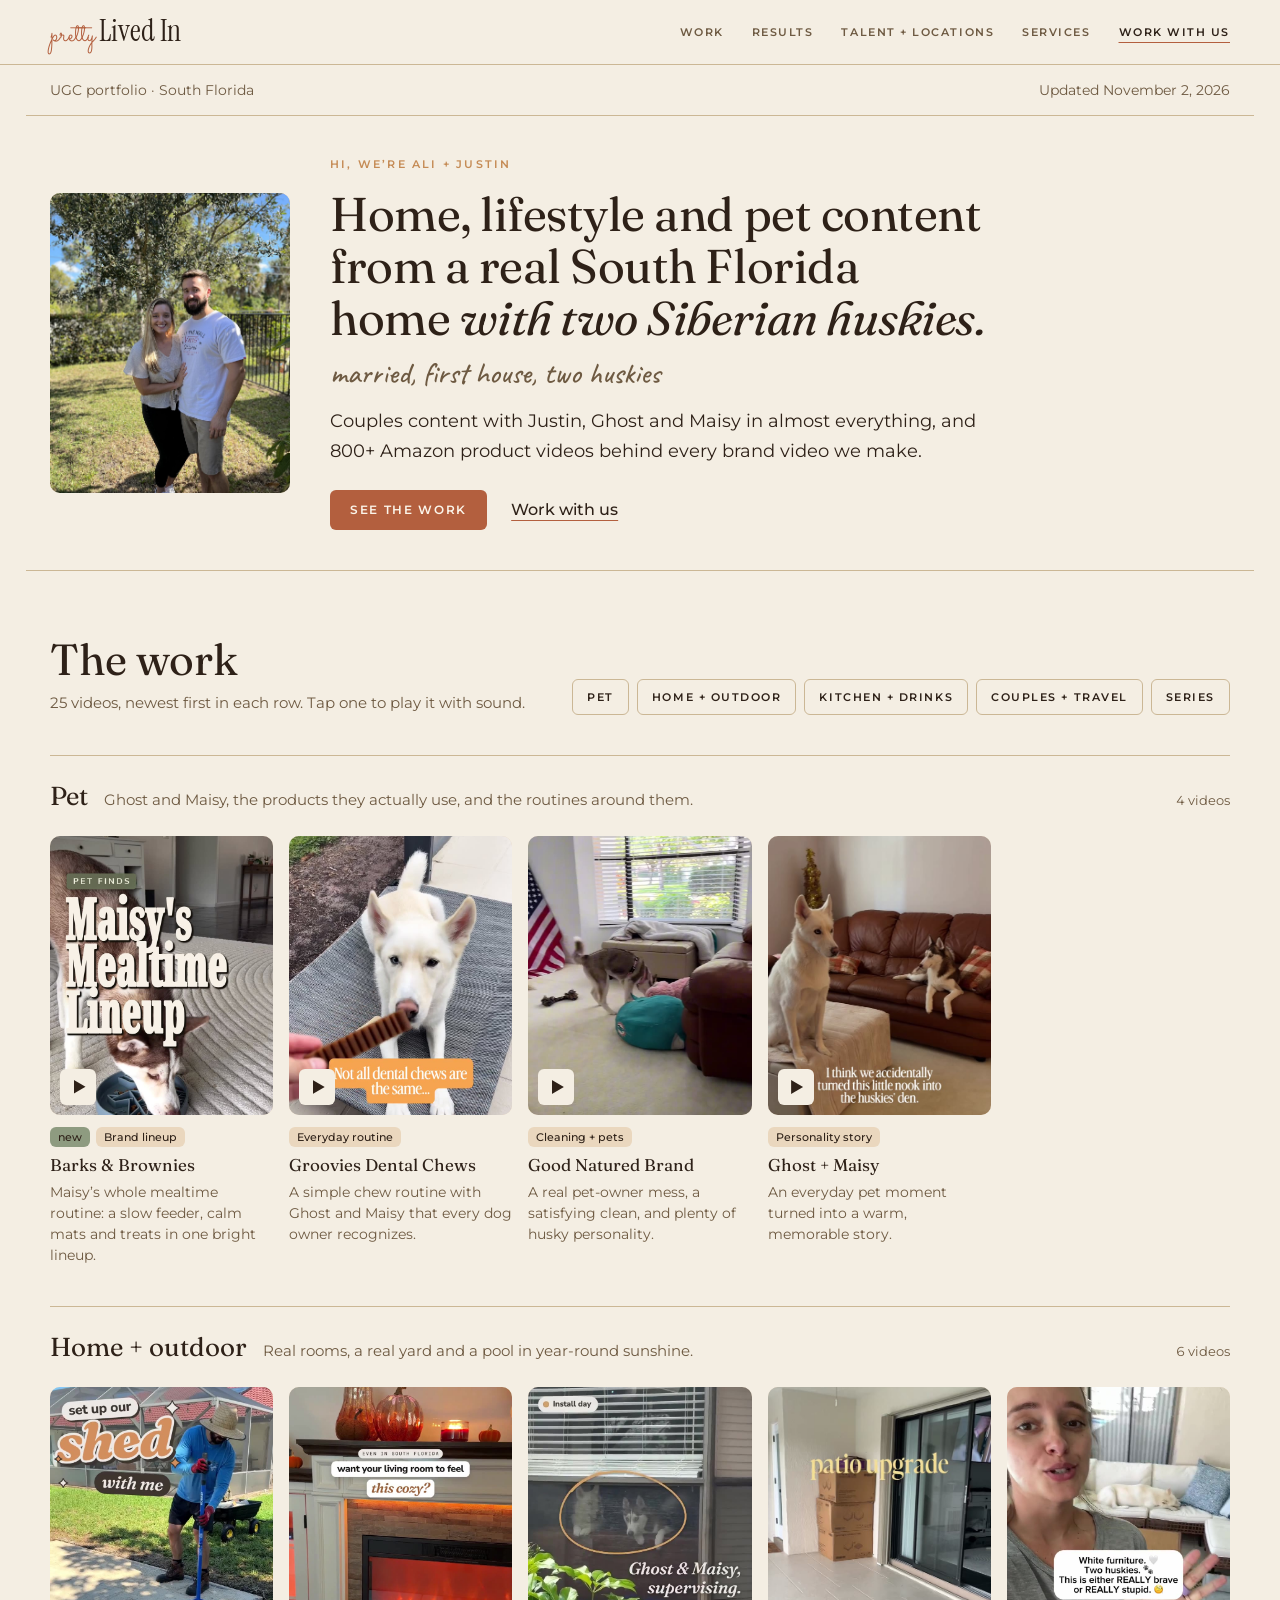
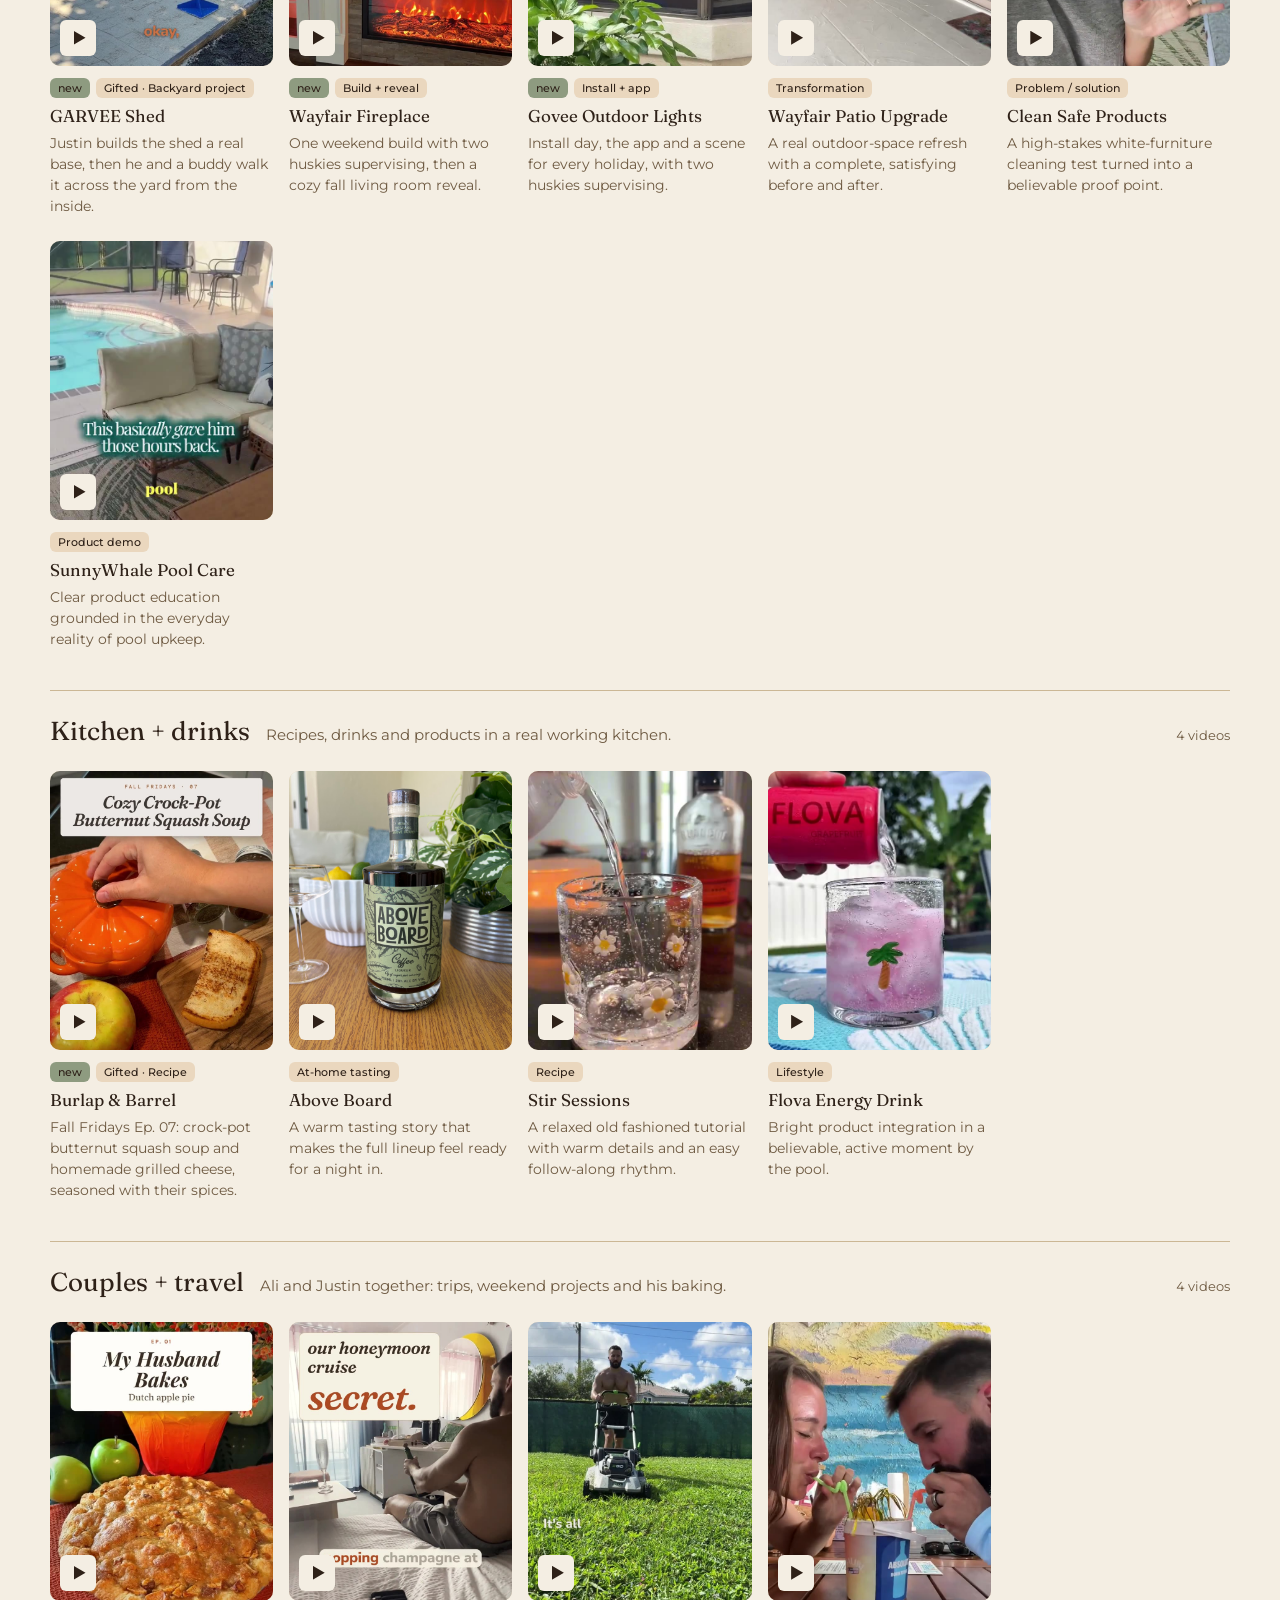
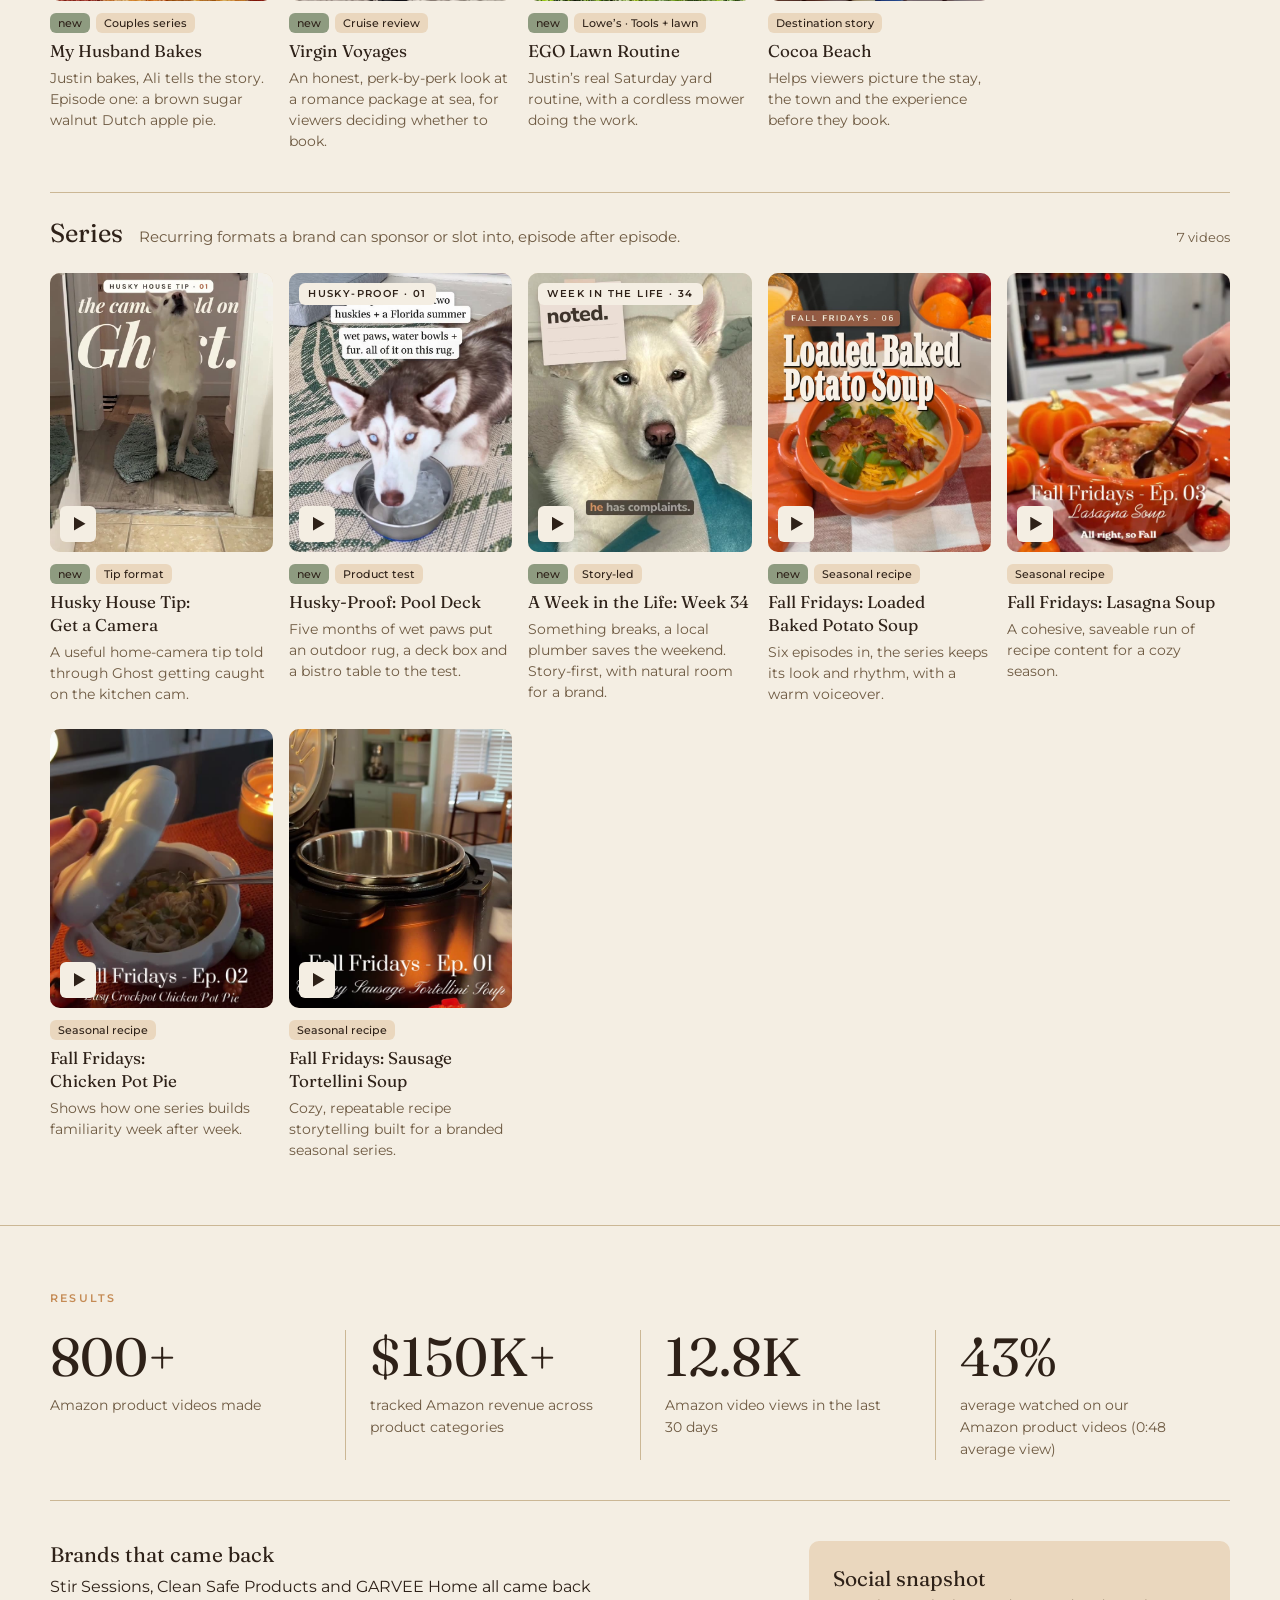
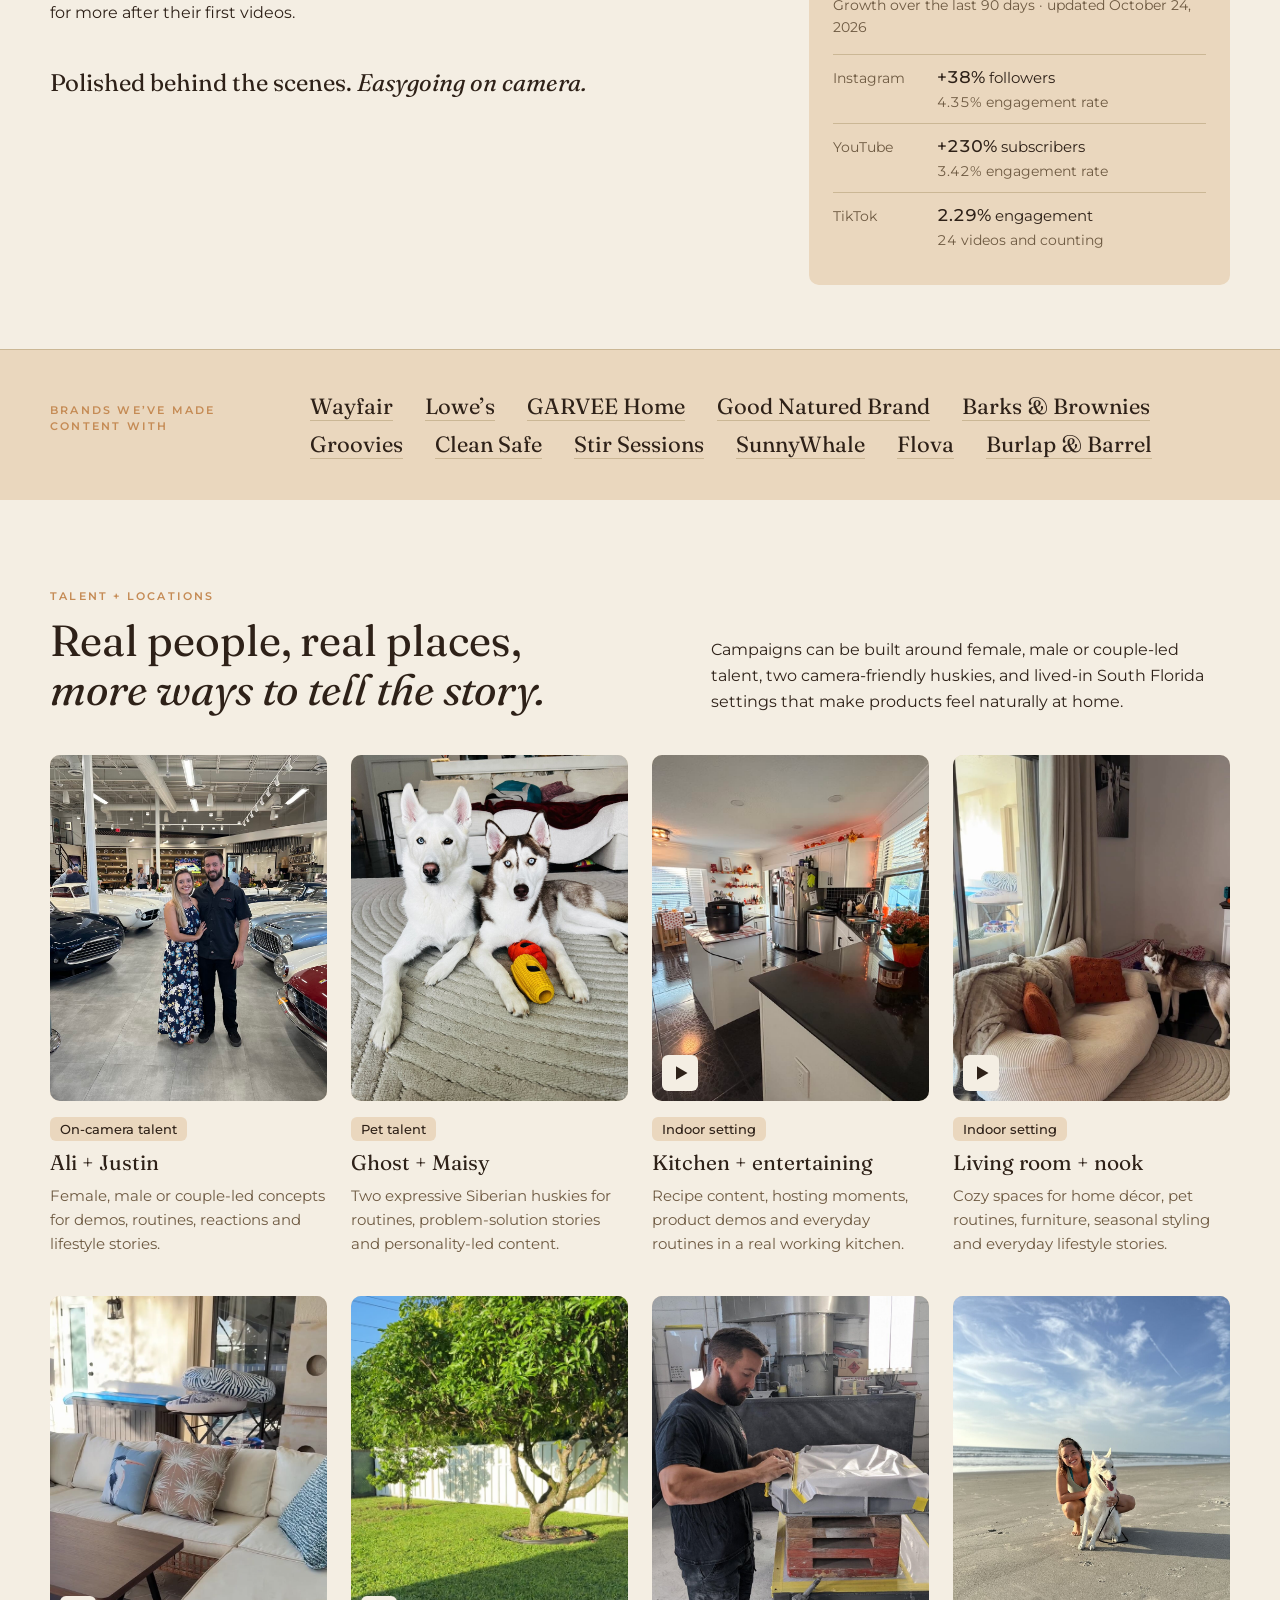
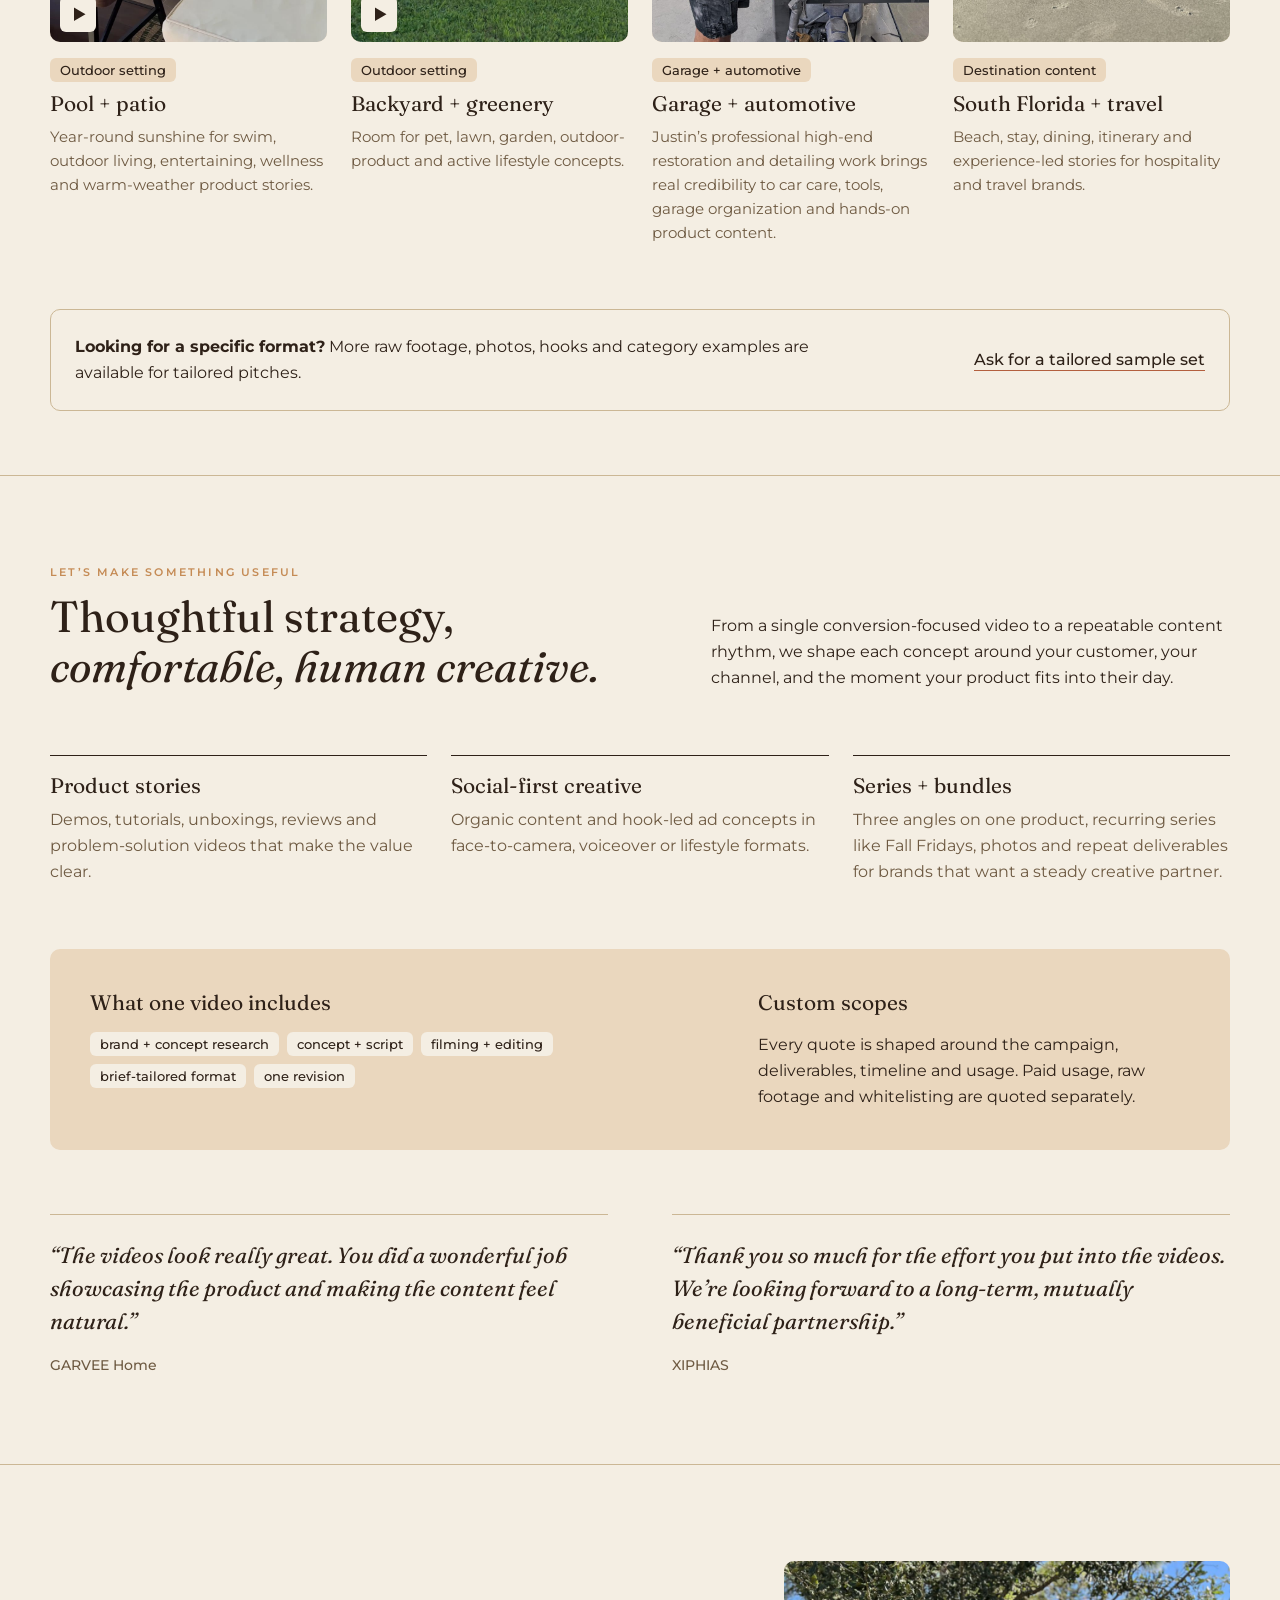
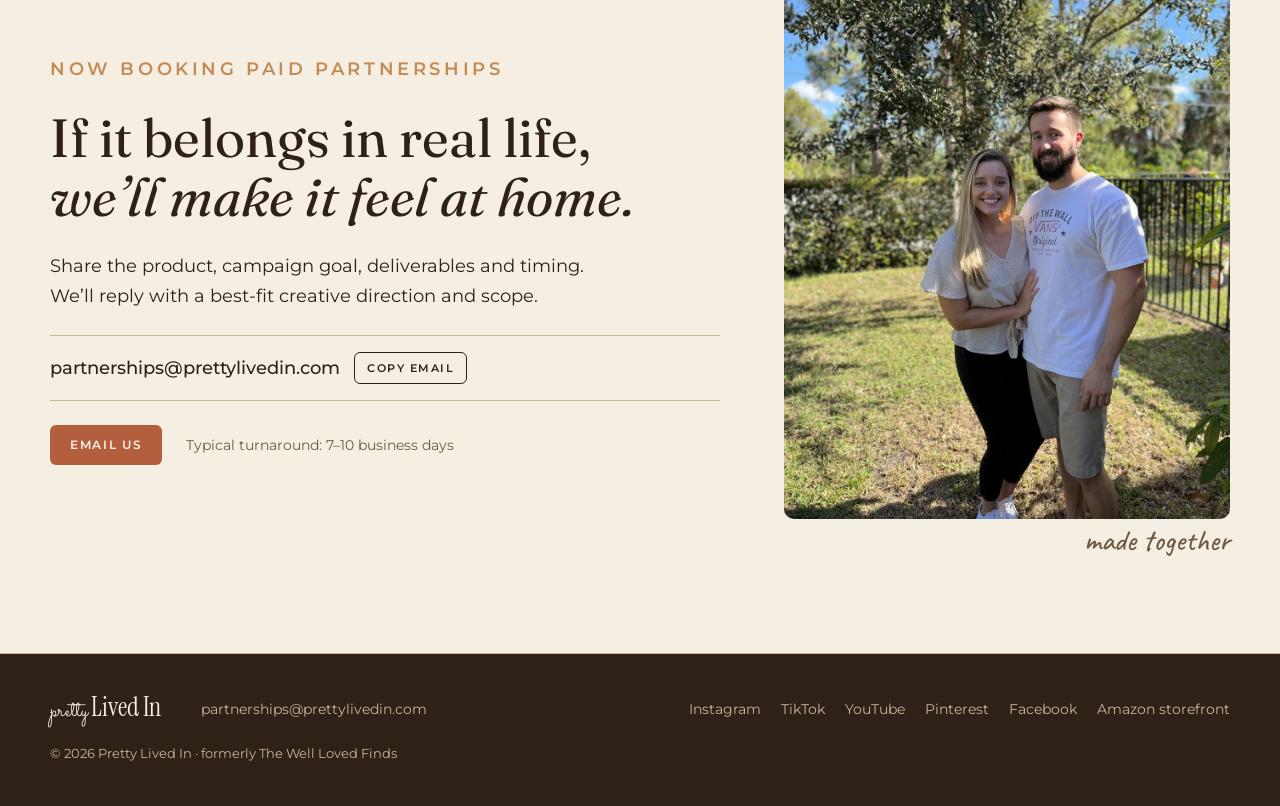
<file: index.html>
<!doctype html>
<html lang="en">
<head>
  <meta charset="utf-8">
  <meta name="viewport" content="width=device-width, initial-scale=1, viewport-fit=cover">
  <meta name="theme-color" content="#F4EEE3">
  <meta name="description" content="Home, lifestyle and pet UGC from a real South Florida home with two Siberian huskies, plus couples content with Justin. The Pretty Lived In portfolio.">
  <meta property="og:title" content="Pretty Lived In · UGC Portfolio">
  <meta property="og:description" content="Home, lifestyle and pet content from a real South Florida home with two Siberian huskies. Couples content with Justin.">
  <meta property="og:image" content="https://prettylivedin.com/assets/hero-ali-justin.jpg">
  <title>Pretty Lived In · UGC Portfolio</title>
  <link rel="icon" href="favicon-32.png" type="image/png" sizes="32x32">
  <link rel="apple-touch-icon" href="apple-touch-icon.png">
  <link rel="preconnect" href="https://fonts.googleapis.com">
  <link rel="preconnect" href="https://fonts.gstatic.com" crossorigin>
  <link rel="stylesheet" href="https://fonts.googleapis.com/css2?family=Fraunces:ital,opsz,wght@0,9..144,400;0,9..144,500;1,9..144,400&family=Montserrat:wght@400;500;600;700&family=Caveat:wght@500&family=Instrument+Serif&family=Sacramento&display=swap">
  <link rel="stylesheet" href="styles.css">
</head>
<body>
  <a class="skip-link" href="#main">Skip to content</a>

  <header class="site-header">
    <div class="wrap site-header__inner">
      <a class="wordmark" href="#top" aria-label="Pretty Lived In, back to top"><span class="wordmark__pretty">pretty</span><span class="wordmark__lived">Lived In</span></a>
      <nav class="site-nav" aria-label="Portfolio sections">
        <a href="#work">Work</a>
        <a href="#results">Results</a>
        <a href="#locations">Talent + locations</a>
        <a href="#services">Services</a>
        <a class="site-nav__cta" href="#contact">Work with us</a>
      </nav>
    </div>
  </header>

  <main id="main">
    <div class="wrap masthead" id="top">
      <span>UGC portfolio · South Florida</span>
      <span>Updated <time datetime="2026-11-02">November 2, 2026</time></span>
    </div>

    <section class="wrap intro" id="about" aria-labelledby="intro-title">
      <figure class="intro__photo">
        <img src="assets/hero-ali-justin.jpg" alt="Ali and Justin of Pretty Lived In in their backyard" width="1050" height="1400">
      </figure>
      <div class="intro__copy">
        <p class="kicker">Hi, we’re Ali + Justin</p>
        <h1 id="intro-title">Home, lifestyle and pet content from a real South Florida home <em>with two Siberian huskies.</em></h1>
        <p class="note">married, first house, two huskies</p>
        <p class="intro__lede">Couples content with Justin, Ghost and Maisy in almost everything, and 800+ Amazon product videos behind every brand video we make.</p>
        <div class="intro__actions">
          <a class="button" href="#work">See the work</a>
          <a class="text-link" href="#contact">Work with us</a>
        </div>
      </div>
    </section>

    <section class="wrap work" id="work" aria-labelledby="work-title">
      <div class="work__head">
        <div class="work__title">
          <h2 id="work-title">The work</h2>
          <p class="work__note">25 videos, newest first in each row. Tap one to play it with sound.</p>
        </div>
        <nav class="row-nav" aria-label="Jump to a category">
          <a href="#work-pets">Pet</a>
          <a href="#work-home">Home + outdoor</a>
          <a href="#work-kitchen">Kitchen + drinks</a>
          <a href="#work-couples">Couples + travel</a>
          <a href="#work-series">Series</a>
        </nav>
      </div>

      <section class="work-row" id="work-pets" aria-labelledby="row-pets">
        <div class="work-row__head">
          <h3 id="row-pets">Pet</h3>
          <p>Ghost and Maisy, the products they actually use, and the routines around them.</p>
          <span class="work-row__count">4 videos</span>
        </div>
        <div class="work-grid">
          <article class="card" data-new>
            <button class="card__media" type="button" data-video="assets/barks-and-brownies-web.mp4" data-title="Barks &amp; Brownies · Maisy’s mealtime lineup">
              <img src="assets/barks-and-brownies-poster.jpg" alt="Maisy eating from a slow feeder beside Barks and Brownies treats" width="720" height="1280" loading="lazy">
              <span class="play" aria-hidden="true"></span>
              <span class="visually-hidden">Play the Barks and Brownies sample</span>
            </button>
            <div class="card__body">
              <p class="card__meta"><span class="tag tag--new">new</span><span class="tag">Brand lineup</span></p>
              <h4>Barks &amp; Brownies</h4>
              <p>Maisy’s whole mealtime routine: a slow feeder, calm mats and treats in one bright lineup.</p>
            </div>
          </article>
          <article class="card">
            <button class="card__media" type="button" data-video="assets/groovies-web.mp4" data-title="Groovies Dental Chews">
              <img src="assets/groovies-poster.jpg" alt="Groovies dental chews styled with their packaging" width="720" height="1280" loading="lazy">
              <span class="play" aria-hidden="true"></span>
              <span class="visually-hidden">Play the Groovies Dental Chews sample</span>
            </button>
            <div class="card__body">
              <p class="card__meta"><span class="tag">Everyday routine</span></p>
              <h4>Groovies Dental Chews</h4>
              <p>A simple chew routine with Ghost and Maisy that every dog owner recognizes.</p>
            </div>
          </article>
          <article class="card">
            <button class="card__media" type="button" data-video="assets/good-natured-web.mp4" data-title="Good Natured Brand">
              <img src="assets/good-natured-poster.jpg" alt="A lived-in home cleaning story with our huskies" width="720" height="1280" loading="lazy">
              <span class="play" aria-hidden="true"></span>
              <span class="visually-hidden">Play the Good Natured Brand sample</span>
            </button>
            <div class="card__body">
              <p class="card__meta"><span class="tag">Cleaning + pets</span></p>
              <h4>Good Natured Brand</h4>
              <p>A real pet-owner mess, a satisfying clean, and plenty of husky personality.</p>
            </div>
          </article>
          <article class="card">
            <button class="card__media" type="button" data-video="assets/ghost-maisy-story-web.mp4" data-title="Ghost + Maisy · Personality story">
              <img src="assets/ghost-maisy-story-poster.jpg" alt="Ghost and Maisy in their favorite den at home" width="540" height="960" loading="lazy">
              <span class="play" aria-hidden="true"></span>
              <span class="visually-hidden">Play the Ghost + Maisy sample</span>
            </button>
            <div class="card__body">
              <p class="card__meta"><span class="tag">Personality story</span></p>
              <h4>Ghost + Maisy</h4>
              <p>An everyday pet moment turned into a warm, memorable story.</p>
            </div>
          </article>
        </div>
      </section>

      <section class="work-row" id="work-home" aria-labelledby="row-home">
        <div class="work-row__head">
          <h3 id="row-home">Home + outdoor</h3>
          <p>Real rooms, a real yard and a pool in year-round sunshine.</p>
          <span class="work-row__count">6 videos</span>
        </div>
        <div class="work-grid">
          <article class="card" data-new>
            <button class="card__media" type="button" data-video="assets/garvee-shed-web.mp4" data-title="GARVEE Shed · A real base, then the big move">
              <img src="assets/garvee-shed-poster.jpg" alt="Justin tamping the paver base for the shed under the hook set up our shed with me" width="720" height="1280" loading="lazy">
              <span class="play" aria-hidden="true"></span>
              <span class="visually-hidden">Play the GARVEE Shed sample</span>
            </button>
            <div class="card__body">
              <p class="card__meta"><span class="tag tag--new">new</span><span class="tag">Gifted · Backyard project</span></p>
              <h4>GARVEE Shed</h4>
              <p>Justin builds the shed a real base, then he and a buddy walk it across the yard from the inside.</p>
            </div>
          </article>
          <article class="card" data-new>
            <button class="card__media" type="button" data-video="assets/wayfair-fireplace-oct-web.mp4" data-title="Wayfair · Fireplace TV stand with two husky supervisors">
              <img src="assets/wayfair-fireplace-oct-poster.jpg" alt="The finished Wayfair fireplace TV stand under the hook want your living room to feel this cozy" width="720" height="1280" loading="lazy">
              <span class="play" aria-hidden="true"></span>
              <span class="visually-hidden">Play the Wayfair Fireplace sample</span>
            </button>
            <div class="card__body">
              <p class="card__meta"><span class="tag tag--new">new</span><span class="tag">Build + reveal</span></p>
              <h4>Wayfair Fireplace</h4>
              <p>One weekend build with two huskies supervising, then a cozy fall living room reveal.</p>
            </div>
          </article>
          <article class="card" data-new>
            <button class="card__media" type="button" data-video="assets/govee-outdoor-lights-web.mp4" data-title="Govee Permanent Outdoor Lights">
              <img src="assets/govee-outdoor-lights-poster.jpg" alt="Ghost and Maisy watching the Govee light install through a window" width="720" height="1280" loading="lazy">
              <span class="play" aria-hidden="true"></span>
              <span class="visually-hidden">Play the Govee Outdoor Lights sample</span>
            </button>
            <div class="card__body">
              <p class="card__meta"><span class="tag tag--new">new</span><span class="tag">Install + app</span></p>
              <h4>Govee Outdoor Lights</h4>
              <p>Install day, the app and a scene for every holiday, with two huskies supervising.</p>
            </div>
          </article>
          <article class="card">
            <button class="card__media" type="button" data-video="assets/wayfair-patio-clean-web.mp4" data-title="Wayfair Patio Upgrade">
              <img src="assets/wayfair-patio-clean-poster.jpg" alt="Our patio after a Wayfair furniture refresh" width="540" height="960" loading="lazy">
              <span class="play" aria-hidden="true"></span>
              <span class="visually-hidden">Play the Wayfair Patio Upgrade sample</span>
            </button>
            <div class="card__body">
              <p class="card__meta"><span class="tag">Transformation</span></p>
              <h4>Wayfair Patio Upgrade</h4>
              <p>A real outdoor-space refresh with a complete, satisfying before and after.</p>
            </div>
          </article>
          <article class="card">
            <button class="card__media" type="button" data-video="assets/clean-safe-web.mp4" data-title="Clean Safe Products">
              <img src="assets/clean-safe-poster.jpg" alt="Ali demonstrating a furniture-cleaning product on the patio" width="720" height="1280" loading="lazy">
              <span class="play" aria-hidden="true"></span>
              <span class="visually-hidden">Play the Clean Safe Products sample</span>
            </button>
            <div class="card__body">
              <p class="card__meta"><span class="tag">Problem / solution</span></p>
              <h4>Clean Safe Products</h4>
              <p>A high-stakes white-furniture cleaning test turned into a believable proof point.</p>
            </div>
          </article>
          <article class="card">
            <button class="card__media" type="button" data-video="assets/sunnywhale-web.mp4" data-title="SunnyWhale Pool Care">
              <img src="assets/sunnywhale-poster.jpg" alt="A smart pool-care product beside our pool" width="540" height="960" loading="lazy">
              <span class="play" aria-hidden="true"></span>
              <span class="visually-hidden">Play the SunnyWhale Pool Care sample</span>
            </button>
            <div class="card__body">
              <p class="card__meta"><span class="tag">Product demo</span></p>
              <h4>SunnyWhale Pool Care</h4>
              <p>Clear product education grounded in the everyday reality of pool upkeep.</p>
            </div>
          </article>
        </div>
      </section>

      <section class="work-row" id="work-kitchen" aria-labelledby="row-kitchen">
        <div class="work-row__head">
          <h3 id="row-kitchen">Kitchen + drinks</h3>
          <p>Recipes, drinks and products in a real working kitchen.</p>
          <span class="work-row__count">4 videos</span>
        </div>
        <div class="work-grid">
          <article class="card" data-new>
            <button class="card__media" type="button" data-video="assets/fall-fridays-07-web.mp4" data-title="Fall Fridays · Butternut Squash Soup with Burlap &amp; Barrel">
              <img src="assets/fall-fridays-07-poster.jpg" alt="A pumpkin bowl of butternut squash soup with grilled cheese under the Fall Fridays title card" width="720" height="1280" loading="lazy">
              <span class="play" aria-hidden="true"></span>
              <span class="visually-hidden">Play the Burlap and Barrel sample</span>
            </button>
            <div class="card__body">
              <p class="card__meta"><span class="tag tag--new">new</span><span class="tag">Gifted · Recipe</span></p>
              <h4>Burlap &amp; Barrel</h4>
              <p>Fall Fridays Ep. 07: crock-pot butternut squash soup and homemade grilled cheese, seasoned with their spices.</p>
            </div>
          </article>
          <article class="card">
            <button class="card__media" type="button" data-video="assets/above-board-web.mp4" data-title="Above Board">
              <img src="assets/coffee-still.jpg" alt="Above Board bottles, citrus and coffee styled on a table" width="1400" height="1050" loading="lazy">
              <span class="play" aria-hidden="true"></span>
              <span class="visually-hidden">Play the Above Board sample</span>
            </button>
            <div class="card__body">
              <p class="card__meta"><span class="tag">At-home tasting</span></p>
              <h4>Above Board</h4>
              <p>A warm tasting story that makes the full lineup feel ready for a night in.</p>
            </div>
          </article>
          <article class="card">
            <button class="card__media" type="button" data-video="assets/stir-sessions-v2-web.mp4" data-title="Stir Sessions">
              <img src="assets/stir-sessions-poster.jpg" alt="An old fashioned being mixed in our kitchen" width="540" height="960" loading="lazy">
              <span class="play" aria-hidden="true"></span>
              <span class="visually-hidden">Play the Stir Sessions sample</span>
            </button>
            <div class="card__body">
              <p class="card__meta"><span class="tag">Recipe</span></p>
              <h4>Stir Sessions</h4>
              <p>A relaxed old fashioned tutorial with warm details and an easy follow-along rhythm.</p>
            </div>
          </article>
          <article class="card">
            <button class="card__media" type="button" data-video="assets/flova-web.mp4" data-title="Flova Energy Drink">
              <img src="assets/flova-poster.jpg" alt="A pink Flova drink mixed beside the pool" width="540" height="960" loading="lazy">
              <span class="play" aria-hidden="true"></span>
              <span class="visually-hidden">Play the Flova Energy Drink sample</span>
            </button>
            <div class="card__body">
              <p class="card__meta"><span class="tag">Lifestyle</span></p>
              <h4>Flova Energy Drink</h4>
              <p>Bright product integration in a believable, active moment by the pool.</p>
            </div>
          </article>
        </div>
      </section>

      <section class="work-row" id="work-couples" aria-labelledby="row-couples">
        <div class="work-row__head">
          <h3 id="row-couples">Couples + travel</h3>
          <p>Ali and Justin together: trips, weekend projects and his baking.</p>
          <span class="work-row__count">4 videos</span>
        </div>
        <div class="work-grid">
          <article class="card" data-new>
            <button class="card__media" type="button" data-video="assets/my-husband-bakes-01-web.mp4" data-title="My Husband Bakes · Ep. 01 Dutch apple pie">
              <img src="assets/my-husband-bakes-01-poster.jpg" alt="Justin’s Dutch apple pie under the My Husband Bakes title card" width="720" height="1280" loading="lazy">
              <span class="play" aria-hidden="true"></span>
              <span class="visually-hidden">Play the My Husband Bakes sample</span>
            </button>
            <div class="card__body">
              <p class="card__meta"><span class="tag tag--new">new</span><span class="tag">Couples series</span></p>
              <h4>My Husband Bakes</h4>
              <p>Justin bakes, Ali tells the story. Episode one: a brown sugar walnut Dutch apple pie.</p>
            </div>
          </article>
          <article class="card" data-new>
            <button class="card__media" type="button" data-video="assets/virgin-voyages-web.mp4" data-title="Virgin Voyages · Is the romance package worth it?">
              <img src="assets/virgin-voyages-poster.jpg" alt="Justin popping champagne in our cabin, with the hook our honeymoon cruise secret" width="720" height="1280" loading="lazy">
              <span class="play" aria-hidden="true"></span>
              <span class="visually-hidden">Play the Virgin Voyages sample</span>
            </button>
            <div class="card__body">
              <p class="card__meta"><span class="tag tag--new">new</span><span class="tag">Cruise review</span></p>
              <h4>Virgin Voyages</h4>
              <p>An honest, perk-by-perk look at a romance package at sea, for viewers deciding whether to book.</p>
            </div>
          </article>
          <article class="card" data-new>
            <button class="card__media" type="button" data-video="assets/ego-lawn-routine-web.mp4" data-title="EGO Lawn Routine">
              <img src="assets/ego-lawn-routine-poster.jpg" alt="Justin mowing the lawn with an EGO cordless mower" width="720" height="1280" loading="lazy">
              <span class="play" aria-hidden="true"></span>
              <span class="visually-hidden">Play the EGO Lawn Routine sample</span>
            </button>
            <div class="card__body">
              <p class="card__meta"><span class="tag tag--new">new</span><span class="tag">Lowe’s · Tools + lawn</span></p>
              <h4>EGO Lawn Routine</h4>
              <p>Justin’s real Saturday yard routine, with a cordless mower doing the work.</p>
            </div>
          </article>
          <article class="card">
            <button class="card__media" type="button" data-video="assets/cocoa-beach-web.mp4" data-title="Cocoa Beach">
              <img src="assets/cocoa-beach-poster.jpg" alt="Ali and Justin sharing drinks at a Cocoa Beach tiki bar" width="720" height="1280" loading="lazy">
              <span class="play" aria-hidden="true"></span>
              <span class="visually-hidden">Play the Cocoa Beach sample</span>
            </button>
            <div class="card__body">
              <p class="card__meta"><span class="tag">Destination story</span></p>
              <h4>Cocoa Beach</h4>
              <p>Helps viewers picture the stay, the town and the experience before they book.</p>
            </div>
          </article>
        </div>
      </section>

      <section class="work-row" id="work-series" aria-labelledby="row-series">
        <div class="work-row__head">
          <h3 id="row-series">Series</h3>
          <p>Recurring formats a brand can sponsor or slot into, episode after episode.</p>
          <span class="work-row__count">7 videos</span>
        </div>
        <div class="work-grid">
          <article class="card" data-new>
            <button class="card__media" type="button" data-video="assets/husky-tip-camera-web.mp4" data-title="Husky House Tip · The camera told on Ghost">
              <img src="assets/husky-tip-camera-poster.jpg" alt="Ghost howling in the doorway under the title The camera told on Ghost" width="720" height="1280" loading="lazy">
              <span class="play" aria-hidden="true"></span>
              <span class="visually-hidden">Play the Husky House Tip: Get a Camera sample</span>
            </button>
            <div class="card__body">
              <p class="card__meta"><span class="tag tag--new">new</span><span class="tag">Tip format</span></p>
              <h4>Husky House Tip: Get a Camera</h4>
              <p>A useful home-camera tip told through Ghost getting caught on the kitchen cam.</p>
            </div>
          </article>
          <article class="card" data-new>
            <button class="card__media" type="button" data-video="assets/husky-proof-pool-deck-web.mp4" data-title="Husky-Proof · Pool deck vs. two huskies">
              <img src="assets/husky-proof-pool-deck-poster.jpg" alt="Maisy drinking from a water bowl on the outdoor rug by the pool" width="720" height="1280" loading="lazy">
              <span class="play" aria-hidden="true"></span>
              <span class="series-badge">Husky-Proof · 01</span>
              <span class="visually-hidden">Play the Husky-Proof: Pool Deck sample</span>
            </button>
            <div class="card__body">
              <p class="card__meta"><span class="tag tag--new">new</span><span class="tag">Product test</span></p>
              <h4>Husky-Proof: Pool Deck</h4>
              <p>Five months of wet paws put an outdoor rug, a deck box and a bistro table to the test.</p>
            </div>
          </article>
          <article class="card" data-new>
            <button class="card__media" type="button" data-video="assets/week-in-the-life-34-web.mp4" data-title="A Week in the Life of a New Homeowner · Week 34">
              <img src="assets/week-in-the-life-34-poster.jpg" alt="Ghost on the couch with an on-screen note that says noted" width="720" height="1280" loading="lazy">
              <span class="play" aria-hidden="true"></span>
              <span class="series-badge">Week in the life · 34</span>
              <span class="visually-hidden">Play the A Week in the Life: Week 34 sample</span>
            </button>
            <div class="card__body">
              <p class="card__meta"><span class="tag tag--new">new</span><span class="tag">Story-led</span></p>
              <h4>A Week in the Life: Week 34</h4>
              <p>Something breaks, a local plumber saves the weekend. Story-first, with natural room for a brand.</p>
            </div>
          </article>
          <article class="card" data-new>
            <button class="card__media" type="button" data-video="assets/fall-fridays-06-web.mp4" data-title="Fall Fridays · Loaded Baked Potato Soup">
              <img src="assets/fall-fridays-06-poster.jpg" alt="Loaded baked potato soup in an orange pumpkin bowl" width="720" height="1280" loading="lazy">
              <span class="play" aria-hidden="true"></span>
              <span class="visually-hidden">Play the Fall Fridays: Loaded Baked Potato Soup sample</span>
            </button>
            <div class="card__body">
              <p class="card__meta"><span class="tag tag--new">new</span><span class="tag">Seasonal recipe</span></p>
              <h4>Fall Fridays: Loaded Baked Potato Soup</h4>
              <p>Six episodes in, the series keeps its look and rhythm, with a warm voiceover.</p>
            </div>
          </article>
          <article class="card">
            <button class="card__media" type="button" data-video="assets/fall-fridays-03-v2-web.mp4" data-title="Fall Fridays · Lasagna Soup">
              <img src="assets/fall-fridays-03-poster.jpg" alt="Lasagna soup for the Fall Fridays series" width="540" height="960" loading="lazy">
              <span class="play" aria-hidden="true"></span>
              <span class="visually-hidden">Play the Fall Fridays: Lasagna Soup sample</span>
            </button>
            <div class="card__body">
              <p class="card__meta"><span class="tag">Seasonal recipe</span></p>
              <h4>Fall Fridays: Lasagna Soup</h4>
              <p>A cohesive, saveable run of recipe content for a cozy season.</p>
            </div>
          </article>
          <article class="card">
            <button class="card__media" type="button" data-video="assets/fall-fridays-02-clean-web.mp4" data-title="Fall Fridays · Chicken Pot Pie">
              <img src="assets/fall-fridays-02-clean-poster.jpg" alt="Chicken pot pie for the Fall Fridays series" width="540" height="960" loading="lazy">
              <span class="play" aria-hidden="true"></span>
              <span class="visually-hidden">Play the Fall Fridays: Chicken Pot Pie sample</span>
            </button>
            <div class="card__body">
              <p class="card__meta"><span class="tag">Seasonal recipe</span></p>
              <h4>Fall Fridays: Chicken Pot Pie</h4>
              <p>Shows how one series builds familiarity week after week.</p>
            </div>
          </article>
          <article class="card">
            <button class="card__media" type="button" data-video="assets/fall-fridays-01-clean-web.mp4" data-title="Fall Fridays · Creamy Sausage Tortellini Soup">
              <img src="assets/fall-fridays-01-clean-poster.jpg" alt="Creamy sausage tortellini soup for the Fall Fridays series" width="540" height="960" loading="lazy">
              <span class="play" aria-hidden="true"></span>
              <span class="visually-hidden">Play the Fall Fridays: Sausage Tortellini Soup sample</span>
            </button>
            <div class="card__body">
              <p class="card__meta"><span class="tag">Seasonal recipe</span></p>
              <h4>Fall Fridays: Sausage Tortellini Soup</h4>
              <p>Cozy, repeatable recipe storytelling built for a branded seasonal series.</p>
            </div>
          </article>
        </div>
      </section>
    </section>

    <section class="band band--rule" id="results" aria-labelledby="results-title">
      <div class="wrap results">
        <h2 class="kicker results__title" id="results-title">Results</h2>
        <dl class="stats">
          <div class="stat"><dt>Amazon product videos made</dt><dd>800+</dd></div>
          <div class="stat"><dt>tracked Amazon revenue across product categories</dt><dd>$150K+</dd></div>
          <div class="stat"><dt>Amazon video views in the last 30 days</dt><dd>12.8K</dd></div>
          <div class="stat"><dt>average watched on our Amazon product videos (0:48 average view)</dt><dd>43%</dd></div>
        </dl>
        <div class="repeat">
          <h3>Brands that came back</h3>
          <p>Stir Sessions, Clean Safe Products and GARVEE Home all came back for more after their first videos.</p>
        </div>
        <aside class="snapshot" aria-label="Recent social performance">
          <div class="snapshot__head">
            <h3>Social snapshot</h3>
            <p>Growth over the last 90 days · updated October 24, 2026</p>
          </div>
          <dl class="snapshot__rows">
            <div><dt>Instagram</dt><dd><strong>+38%</strong> followers</dd><dd class="snapshot__note">4.35% engagement rate</dd></div>
            <div><dt>YouTube</dt><dd><strong>+230%</strong> subscribers</dd><dd class="snapshot__note">3.42% engagement rate</dd></div>
            <div><dt>TikTok</dt><dd><strong>2.29%</strong> engagement</dd><dd class="snapshot__note">24 videos and counting</dd></div>
          </dl>
        </aside>
        <p class="pull-line">Polished behind the scenes. <em>Easygoing on camera.</em></p>
      </div>
    </section>

    <section class="band band--clay" aria-labelledby="partners-title">
      <div class="wrap partners">
        <h2 class="kicker" id="partners-title">Brands we’ve made content with</h2>
        <ul class="partners__list">
          <li><a href="https://www.wayfair.com/" target="_blank" rel="noreferrer">Wayfair</a></li>
          <li><a href="https://www.lowes.com/" target="_blank" rel="noreferrer">Lowe’s</a></li>
          <li><a href="https://www.garvee.com/" target="_blank" rel="noreferrer">GARVEE Home</a></li>
          <li><a href="https://goodnaturedbrand.com/" target="_blank" rel="noreferrer">Good Natured Brand</a></li>
          <li><a href="https://barksandbrownies.com/" target="_blank" rel="noreferrer">Barks &amp; Brownies</a></li>
          <li><a href="https://groovies.us/" target="_blank" rel="noreferrer">Groovies</a></li>
          <li><a href="https://cleansafeproducts.com/" target="_blank" rel="noreferrer">Clean Safe</a></li>
          <li><a href="https://stirsessions.com/" target="_blank" rel="noreferrer">Stir Sessions</a></li>
          <li><a href="https://sunnywhale.net/" target="_blank" rel="noreferrer">SunnyWhale</a></li>
          <li><a href="https://drinkflova.com/" target="_blank" rel="noreferrer">Flova</a></li>
          <li><a href="https://www.burlapandbarrel.com/" target="_blank" rel="noreferrer">Burlap &amp; Barrel</a></li>
        </ul>
      </div>
    </section>

    <section class="wrap locations" id="locations" aria-labelledby="locations-title">
      <div class="section-intro">
        <div>
          <p class="kicker">Talent + locations</p>
          <h2 id="locations-title">Real people, real places, <em>more ways to tell the story.</em></h2>
        </div>
        <p>Campaigns can be built around female, male or couple-led talent, two camera-friendly huskies, and lived-in South Florida settings that make products feel naturally at home.</p>
      </div>

      <div class="locations-grid">
        <article class="place">
          <div class="place__media place__media--couple"><img src="assets/hero-ali-justin-carshop.jpg" alt="Ali and Justin together in a classic car showroom" width="1800" height="1350" loading="lazy"></div>
          <p class="tag">On-camera talent</p>
          <h3>Ali + Justin</h3>
          <p>Female, male or couple-led concepts for demos, routines, reactions and lifestyle stories.</p>
        </article>
        <article class="place">
          <div class="place__media"><img src="assets/hero-ghost-maisy.jpg" alt="Ghost and Maisy, two Siberian huskies" width="1050" height="1400" loading="lazy"></div>
          <p class="tag">Pet talent</p>
          <h3>Ghost + Maisy</h3>
          <p>Two expressive Siberian huskies for routines, problem-solution stories and personality-led content.</p>
        </article>
        <article class="place">
          <button class="place__media" type="button" data-video="assets/location-kitchen-web.mp4" data-muted="true" data-title="Kitchen + entertaining">
            <img src="assets/location-kitchen.jpg" alt="Our warm, lived-in kitchen" width="1400" height="1050" loading="lazy">
            <span class="play" aria-hidden="true"></span>
            <span class="visually-hidden">Play a muted tour of the kitchen</span>
          </button>
          <p class="tag">Indoor setting</p>
          <h3>Kitchen + entertaining</h3>
          <p>Recipe content, hosting moments, product demos and everyday routines in a real working kitchen.</p>
        </article>
        <article class="place">
          <button class="place__media" type="button" data-video="assets/location-living-nook-web.mp4" data-muted="true" data-title="Living room + nook">
            <img src="assets/location-living-nook.jpg" alt="Our living room, fireplace and pet nook" width="900" height="1600" loading="lazy">
            <span class="play" aria-hidden="true"></span>
            <span class="visually-hidden">Play a muted tour of the living room and nook</span>
          </button>
          <p class="tag">Indoor setting</p>
          <h3>Living room + nook</h3>
          <p>Cozy spaces for home décor, pet routines, furniture, seasonal styling and everyday lifestyle stories.</p>
        </article>
        <article class="place">
          <button class="place__media" type="button" data-video="assets/location-pool-patio-web.mp4" data-muted="true" data-title="Pool + patio">
            <img src="assets/location-pool-patio.jpg" alt="Our pool and screened patio" width="900" height="1600" loading="lazy">
            <span class="play" aria-hidden="true"></span>
            <span class="visually-hidden">Play a muted tour of the pool and patio</span>
          </button>
          <p class="tag">Outdoor setting</p>
          <h3>Pool + patio</h3>
          <p>Year-round sunshine for swim, outdoor living, entertaining, wellness and warm-weather product stories.</p>
        </article>
        <article class="place">
          <button class="place__media" type="button" data-video="assets/location-backyard-web.mp4" data-muted="true" data-title="Backyard + greenery">
            <img src="assets/location-backyard.jpg" alt="Our large green backyard" width="1200" height="675" loading="lazy">
            <span class="play" aria-hidden="true"></span>
            <span class="visually-hidden">Play a muted tour of the backyard</span>
          </button>
          <p class="tag">Outdoor setting</p>
          <h3>Backyard + greenery</h3>
          <p>Room for pet, lawn, garden, outdoor-product and active lifestyle concepts.</p>
        </article>
        <article class="place">
          <div class="place__media"><img src="assets/justin-restoration-photo.jpg" alt="Justin working on a high-end automotive restoration" width="1400" height="1050" loading="lazy"></div>
          <p class="tag">Garage + automotive</p>
          <h3>Garage + automotive</h3>
          <p>Justin’s professional high-end restoration and detailing work brings real credibility to car care, tools, garage organization and hands-on product content.</p>
        </article>
        <article class="place">
          <div class="place__media"><img src="assets/hero-ali-ghost-beach.jpg" alt="Ali and Ghost on a South Florida beach" width="1050" height="1400" loading="lazy"></div>
          <p class="tag">Destination content</p>
          <h3>South Florida + travel</h3>
          <p>Beach, stay, dining, itinerary and experience-led stories for hospitality and travel brands.</p>
        </article>
      </div>

      <div class="sample-note">
        <p><strong>Looking for a specific format?</strong> More raw footage, photos, hooks and category examples are available for tailored pitches.</p>
        <a class="text-link" href="mailto:partnerships@prettylivedin.com?subject=Tailored%20UGC%20sample%20request">Ask for a tailored sample set</a>
      </div>
    </section>

    <section class="band band--rule" id="services" aria-labelledby="services-title">
      <div class="wrap services">
        <div class="section-intro">
          <div>
            <p class="kicker">Let’s make something useful</p>
            <h2 id="services-title">Thoughtful strategy, <em>comfortable, human creative.</em></h2>
          </div>
          <p>From a single conversion-focused video to a repeatable content rhythm, we shape each concept around your customer, your channel, and the moment your product fits into their day.</p>
        </div>

        <ul class="offers">
          <li><h3>Product stories</h3><p>Demos, tutorials, unboxings, reviews and problem-solution videos that make the value clear.</p></li>
          <li><h3>Social-first creative</h3><p>Organic content and hook-led ad concepts in face-to-camera, voiceover or lifestyle formats.</p></li>
          <li><h3>Series + bundles</h3><p>Three angles on one product, recurring series like Fall Fridays, photos and repeat deliverables for brands that want a steady creative partner.</p></li>
        </ul>

        <div class="includes">
          <div>
            <h3>What one video includes</h3>
            <ul class="tag-row">
              <li class="tag">brand + concept research</li><li class="tag">concept + script</li><li class="tag">filming + editing</li><li class="tag">brief-tailored format</li><li class="tag">one revision</li>
            </ul>
          </div>
          <div class="includes__scope">
            <h3>Custom scopes</h3>
            <p>Every quote is shaped around the campaign, deliverables, timeline and usage. Paid usage, raw footage and whitelisting are quoted separately.</p>
          </div>
        </div>

        <div class="quotes">
          <figure>
            <blockquote>“The videos look really great. You did a wonderful job showcasing the product and making the content feel natural.”</blockquote>
            <figcaption>GARVEE Home</figcaption>
          </figure>
          <figure>
            <blockquote>“Thank you so much for the effort you put into the videos. We’re looking forward to a long-term, mutually beneficial partnership.”</blockquote>
            <figcaption>XIPHIAS</figcaption>
          </figure>
        </div>
      </div>
    </section>

    <section class="wrap contact" id="contact" aria-labelledby="contact-title">
      <div class="contact__copy">
        <p class="kicker">Now booking paid partnerships</p>
        <h2 id="contact-title">If it belongs in real life, <em>we’ll make it feel at home.</em></h2>
        <p>Share the product, campaign goal, deliverables and timing. We’ll reply with a best-fit creative direction and scope.</p>
        <div class="copy-email">
          <span class="copy-email__address">partnerships@prettylivedin.com</span>
          <button class="copy-email__button" type="button" data-copy-email="partnerships@prettylivedin.com">Copy email</button>
          <span class="copy-email__status" aria-live="polite"></span>
        </div>
        <div class="contact__actions">
          <a class="button" href="mailto:partnerships@prettylivedin.com?subject=Brand%20partnership%20inquiry&amp;body=Hi%20Ali%20and%20Justin%2C%0A%0ABrand%20%2F%20product%3A%0ACampaign%20goal%3A%0ADeliverables%3A%0ATimeline%3A%0A%0AThank%20you!">Email us</a>
          <p class="contact__meta">Typical turnaround: 7–10 business days</p>
        </div>
      </div>
      <figure class="contact__photo">
        <img src="assets/hero-ali-justin.jpg" alt="Ali and Justin of Pretty Lived In" width="1050" height="1400" loading="lazy">
        <figcaption class="script-aside">made together</figcaption>
      </figure>
    </section>
  </main>

  <footer class="site-footer">
    <div class="wrap site-footer__inner">
      <p class="site-footer__mark" aria-label="Pretty Lived In"><span class="wordmark__pretty">pretty</span><span class="wordmark__lived">Lived In</span></p>
      <a href="mailto:partnerships@prettylivedin.com">partnerships@prettylivedin.com</a>
      <ul class="site-footer__social">
        <li><a href="https://www.instagram.com/prettylivedinhome" target="_blank" rel="noreferrer">Instagram</a></li>
        <li><a href="https://www.tiktok.com/@prettylivedinhome" target="_blank" rel="noreferrer">TikTok</a></li>
        <li><a href="https://www.youtube.com/@prettylivedinhome" target="_blank" rel="noreferrer">YouTube</a></li>
        <li><a href="https://www.pinterest.com/prettylivedinhome/" target="_blank" rel="noreferrer">Pinterest</a></li>
        <li><a href="https://www.facebook.com/prettylivedinhome" target="_blank" rel="noreferrer">Facebook</a></li>
        <li><a href="https://www.amazon.com/shop/thewelllovedfinds" target="_blank" rel="noreferrer">Amazon storefront</a></li>
      </ul>
      <p class="site-footer__fine">© 2026 Pretty Lived In · formerly The Well Loved Finds</p>
    </div>
  </footer>

  <dialog class="video-dialog" id="video-dialog" aria-labelledby="video-dialog-title">
    <div class="video-dialog__top">
      <h2 id="video-dialog-title">Portfolio sample</h2>
      <button type="button" class="video-dialog__close" aria-label="Close video">Close</button>
    </div>
    <video id="dialog-video" controls playsinline preload="metadata"></video>
  </dialog>

  <script src="script.js"></script>
</body>
</html>
</file>
<file: styles.css>
/* Pretty Lived In · UGC portfolio
   Christine Meier's Kit A (Well Loved Warm), the brand look since Nov 2, 2026:
   cream page, espresso ink, one terracotta action per view, caramel tiny-caps labels, sage for "new".
   Fraunces speaks, Montserrat works, Caveat is the handwriting.
   The logo keeps its own fonts: "pretty" in Sacramento on "Lived In" in Instrument Serif.
   Flat: hairlines and color blocks, 6px / 10px corners, no shadows, no gradients. */

:root {
  --surface: #f4eee3;
  --surface-clay: #ead7be;
  --ink: #2e2118;
  --ink-soft: #6e5a42;
  --terracotta: #b35f3e;
  --on-terracotta: #fbf5ea;
  --caramel: #c58b55;
  --sage: #8e9b80;
  --hairline: #cbb795;

  --chrome: #2e2118;
  --chrome-ink: #f4eee3;
  --chrome-soft: #c9b496;
  --chrome-accent: #c58b55;
  --backdrop: rgba(46, 33, 24, 0.82);

  --font-serif: "Fraunces", Georgia, "Times New Roman", serif;
  --font-display: "Fraunces", Georgia, serif;
  --font-sans: "Montserrat", "Helvetica Neue", Arial, sans-serif;
  --font-script: "Caveat", "Bradley Hand", cursive;
  --font-logo: "Instrument Serif", Georgia, serif;
  --font-logo-script: "Sacramento", "Snell Roundhand", cursive;

  --space-1: 8px;
  --space-2: 16px;
  --space-3: 24px;
  --space-4: 40px;
  --space-5: 64px;

  --radius-sm: 6px;
  --radius-md: 10px;

  --gutter: 24px;
  --max: 1180px;
  color-scheme: light;
}

@media (prefers-color-scheme: dark) {
  :root:not([data-theme="light"]) {
    --surface: #221a12;
    --surface-clay: #413323;
    --ink: #f0e7d6;
    --ink-soft: #c4b094;
    --terracotta: #d4763f;
    --on-terracotta: #221a12;
    --caramel: #d6a26f;
    --sage: #5d6a52;
    --hairline: #4a3c2a;
    color-scheme: dark;
  }
}

:root[data-theme="dark"] {
  --surface: #221a12;
  --surface-clay: #413323;
  --ink: #f0e7d6;
  --ink-soft: #c4b094;
  --terracotta: #d4763f;
  --on-terracotta: #221a12;
  --caramel: #d6a26f;
  --sage: #5d6a52;
  --hairline: #4a3c2a;
  color-scheme: dark;
}

/* ---------- Base ---------- */

*, *::before, *::after { box-sizing: border-box; }

html { -webkit-text-size-adjust: 100%; scroll-padding-top: 80px; }

@media (prefers-reduced-motion: no-preference) {
  html { scroll-behavior: smooth; }
}

body {
  margin: 0;
  background: var(--surface);
  color: var(--ink);
  font-family: var(--font-sans);
  font-size: 16px;
  line-height: 26px;
  -webkit-font-smoothing: antialiased;
  text-rendering: optimizeLegibility;
}

body::before {
  content: "";
  position: fixed;
  inset: 0 0 auto;
  height: env(safe-area-inset-top, 0px);
  background: var(--surface);
  z-index: 30;
}

img, video { display: block; max-width: 100%; height: auto; }

h1, h2, h3 {
  font-family: var(--font-serif);
  font-weight: 400;
  margin: 0;
  text-wrap: balance;
}

h1 em, h2 em { font-style: italic; }

p { margin: 0; }

ul { margin: 0; padding: 0; list-style: none; }

a { color: inherit; }

:focus-visible {
  outline: 2px solid var(--ink);
  outline-offset: 3px;
  border-radius: 2px;
}

.wrap {
  width: 100%;
  max-width: calc(var(--max) + 2 * var(--gutter));
  margin-inline: auto;
  padding-left: max(var(--gutter), env(safe-area-inset-left, 0px));
  padding-right: max(var(--gutter), env(safe-area-inset-right, 0px));
}

.visually-hidden {
  position: absolute !important;
  width: 1px; height: 1px;
  margin: -1px; padding: 0;
  overflow: hidden;
  clip: rect(0 0 0 0);
  white-space: nowrap;
  border: 0;
}

.skip-link {
  position: absolute;
  left: 16px;
  top: -60px;
  z-index: 50;
  background: var(--surface);
  color: var(--ink);
  padding: 8px 14px;
  border-radius: var(--radius-sm);
  font-weight: 700;
}
.skip-link:focus { top: 12px; }

/* ---------- Type roles ---------- */

.kicker {
  font-family: var(--font-sans);
  font-size: 11px;
  line-height: 16px;
  font-weight: 600;
  letter-spacing: 0.2em;
  text-transform: uppercase;
  color: var(--caramel);
}

.tag {
  display: inline-block;
  background: var(--surface-clay);
  color: var(--ink);
  border-radius: var(--radius-sm);
  padding: 2px 10px;
  font-family: var(--font-sans);
  font-size: 13px;
  line-height: 20px;
  font-weight: 500;
}

.tag--new { background: var(--sage); }

.tag-row { display: flex; flex-wrap: wrap; gap: var(--space-1); }

.button {
  display: inline-flex;
  align-items: center;
  gap: 10px;
  background: var(--terracotta);
  color: var(--on-terracotta);
  border: 0;
  border-radius: var(--radius-sm);
  padding: 12px 20px;
  font-family: var(--font-sans);
  font-size: 12px;
  line-height: 16px;
  font-weight: 600;
  letter-spacing: 0.14em;
  text-transform: uppercase;
  text-decoration: none;
  cursor: pointer;
  transition: background-color 0.2s ease;
}
.button:hover { background: color-mix(in srgb, var(--terracotta) 86%, var(--ink)); }

.text-link {
  color: var(--ink);
  font-weight: 500;
  text-decoration: underline;
  text-decoration-color: var(--terracotta);
  text-decoration-thickness: 1px;
  text-underline-offset: 5px;
  transition: color 0.2s ease;
}
.text-link:hover { color: var(--terracotta); }

.script-aside,
.note {
  font-family: var(--font-script);
  font-weight: 500;
  font-size: 30px;
  line-height: 34px;
  color: var(--ink-soft);
}

/* ---------- Header ---------- */

.site-header {
  position: sticky;
  top: env(safe-area-inset-top, 0px);
  z-index: 20;
  background: var(--surface);
  color: var(--ink);
  border-bottom: 1px solid var(--hairline);
}

.site-header__inner {
  display: flex;
  align-items: center;
  justify-content: space-between;
  gap: var(--space-3);
  min-height: 64px;
}

.wordmark,
.site-footer__mark {
  display: inline-flex;
  align-items: baseline;
  gap: 0.12em;
  font-size: 30px;
  line-height: 1;
  color: var(--ink);
  text-decoration: none;
  white-space: nowrap;
}
.wordmark__pretty { font-family: var(--font-logo-script); font-size: 0.9em; color: var(--terracotta); }
.wordmark__lived { font-family: var(--font-logo); font-weight: 400; font-size: 1em; }

.site-nav {
  display: flex;
  align-items: center;
  gap: 28px;
}

.site-nav a {
  font-size: 11px;
  line-height: 16px;
  font-weight: 600;
  letter-spacing: 0.14em;
  text-transform: uppercase;
  color: var(--ink-soft);
  text-decoration: none;
  transition: color 0.2s ease;
}
.site-nav a:hover { color: var(--ink); }

.site-nav .site-nav__cta {
  color: var(--ink);
  text-decoration: underline;
  text-decoration-color: var(--terracotta);
  text-decoration-thickness: 1px;
  text-underline-offset: 6px;
}

.site-header :focus-visible { outline-color: var(--ink); }

/* ---------- Masthead ---------- */

.masthead {
  display: flex;
  flex-wrap: wrap;
  justify-content: space-between;
  gap: 2px var(--space-3);
  padding-block: 14px;
  font-size: 14px;
  line-height: 22px;
  color: var(--ink-soft);
  border-bottom: 1px solid var(--hairline);
}

/* ---------- Intro (a little about us, then the proof) ---------- */

.intro {
  display: grid;
  grid-template-columns: minmax(0, 240px) minmax(0, 1fr);
  gap: var(--space-4);
  align-items: center;
  padding-block: var(--space-4);
}

.intro__photo {
  margin: 0;
  border-radius: var(--radius-md);
  overflow: hidden;
  aspect-ratio: 4 / 5;
  background: var(--surface-clay);
}
.intro__photo img { width: 100%; height: 100%; object-fit: cover; object-position: 50% 30%; }

.intro__copy { display: grid; gap: var(--space-2); min-width: 0; }
.intro .note { margin-top: -4px; }

.intro h1 {
  font-size: clamp(2rem, 3.7vw, 3.15rem);
  line-height: 1.1;
  letter-spacing: -0.01em;
  max-width: 19em;
}

.intro__lede {
  font-size: 18px;
  line-height: 30px;
  max-width: 36em;
}

.intro__actions {
  display: flex;
  flex-wrap: wrap;
  align-items: center;
  gap: var(--space-3);
  margin-top: 8px;
}

/* ---------- Bands ---------- */

.band--rule {
  border-top: 1px solid var(--hairline);
  border-bottom: 1px solid var(--hairline);
}
.band--clay { background: var(--surface-clay); }

/* ---------- Results ---------- */

.results {
  display: grid;
  grid-template-columns: minmax(0, 1.65fr) minmax(0, 1fr);
  grid-template-rows: auto auto auto 1fr;
  gap: var(--space-4) var(--space-5);
  align-items: start;
  padding-block: var(--space-5);
}
.results__title { grid-column: 1 / -1; grid-row: 1; margin-bottom: calc(var(--space-4) * -0.5); }
.results .stats { grid-column: 1 / -1; grid-row: 2; }
.results .repeat { grid-column: 1; grid-row: 3; }
.results .snapshot { grid-column: 2; grid-row: 3 / span 2; }

.stats {
  margin: 0;
  display: grid;
  grid-template-columns: repeat(4, minmax(0, 1fr));
  padding-bottom: var(--space-4);
  border-bottom: 1px solid var(--hairline);
}

.stat {
  display: flex;
  flex-direction: column-reverse;
  justify-content: flex-end;
  gap: 10px;
  padding-inline: var(--space-3);
  border-left: 1px solid var(--hairline);
}
.stat:first-child { padding-left: 0; border-left: 0; }

.stat dd {
  margin: 0;
  font-family: var(--font-display);
  font-weight: 400;
  font-size: clamp(2.5rem, 4.2vw, 3.5rem);
  line-height: 1;
  font-variant-numeric: lining-nums tabular-nums;
}

.stat dt {
  font-size: 14px;
  line-height: 22px;
  color: var(--ink-soft);
  max-width: 16em;
}

.snapshot {
  background: var(--surface-clay);
  border-radius: var(--radius-md);
  padding: var(--space-3);
  display: grid;
  gap: var(--space-2);
}

.snapshot__head h3 { font-size: 21px; line-height: 27px; }
.snapshot__head p { font-size: 14px; line-height: 22px; color: var(--ink-soft); margin-top: 2px; }

.snapshot__rows { margin: 0; display: grid; }
.snapshot__rows > div {
  display: grid;
  grid-template-columns: 92px minmax(0, 1fr);
  align-items: baseline;
  gap: 0 12px;
  padding-block: 10px;
  border-top: 1px solid var(--hairline);
}
.snapshot__rows dt { font-size: 14px; color: var(--ink-soft); }
.snapshot__rows dd { margin: 0; font-size: 15px; line-height: 22px; font-variant-numeric: tabular-nums; }
.snapshot__rows dd strong { font-weight: 500; font-size: 17px; }
.snapshot__rows .snapshot__note { grid-column: 2; font-size: 14px; color: var(--ink-soft); }

.repeat { display: grid; gap: 6px; max-width: 34em; }
.repeat h3 { font-size: 21px; line-height: 27px; }
.repeat p { color: var(--ink); }

.pull-line {
  grid-column: 1;
  grid-row: 4;
  align-self: start;
  font-family: var(--font-serif);
  font-size: 24px;
  line-height: 34px;
}
.pull-line em { font-style: italic; }

/* ---------- Section intro ---------- */

.section-intro {
  display: grid;
  grid-template-columns: minmax(0, 1.15fr) minmax(0, 1fr);
  gap: var(--space-3) var(--space-5);
  align-items: end;
}
.section-intro > div { display: grid; gap: 12px; min-width: 0; }
.section-intro h2 {
  font-size: clamp(2rem, 3.4vw, 2.85rem);
  line-height: 1.14;
}
.section-intro > p { max-width: 34em; color: var(--ink); }

/* ---------- Work (grouped rows, Christine's order) ---------- */

.work {
  padding-block: var(--space-5);
  border-top: 1px solid var(--hairline);
}

.work__head {
  display: flex;
  flex-wrap: wrap;
  align-items: end;
  justify-content: space-between;
  gap: var(--space-2) var(--space-4);
}
.work__title { display: grid; gap: 6px; min-width: 0; }
.work__title h2 { font-size: clamp(2rem, 3.4vw, 2.85rem); line-height: 1.14; }
.work__note { font-size: 15px; line-height: 24px; color: var(--ink-soft); }

.row-nav { display: flex; flex-wrap: wrap; gap: var(--space-1); }
.row-nav a {
  border: 1px solid var(--hairline);
  border-radius: var(--radius-sm);
  padding: 9px 14px;
  font-size: 11px;
  line-height: 16px;
  font-weight: 600;
  letter-spacing: 0.14em;
  text-transform: uppercase;
  text-decoration: none;
  color: var(--ink);
  transition: border-color 0.2s ease, background-color 0.2s ease, color 0.2s ease;
}
.row-nav a:hover { border-color: var(--ink); }

.work-row {
  margin-top: var(--space-4);
  padding-top: var(--space-3);
  border-top: 1px solid var(--hairline);
  scroll-margin-top: 72px;
}

.work-row__head {
  display: flex;
  flex-wrap: wrap;
  align-items: baseline;
  gap: 4px var(--space-2);
  margin-bottom: var(--space-3);
}
.work-row__head h3 { font-size: 26px; line-height: 32px; }
.work-row__head p { font-size: 15px; line-height: 24px; color: var(--ink-soft); min-width: 0; }
.work-row__count {
  margin-left: auto;
  font-size: 13px;
  line-height: 20px;
  color: var(--ink-soft);
  font-variant-numeric: tabular-nums;
}

.work-grid {
  display: grid;
  grid-template-columns: repeat(5, minmax(0, 1fr));
  gap: var(--space-3) var(--space-2);
}

.card { display: grid; align-content: start; min-width: 0; }

.card__media,
.place__media {
  appearance: none;
  position: relative;
  display: block;
  width: 100%;
  max-width: 100%;
  margin: 0;
  padding: 0;
  border: 0;
  border-radius: var(--radius-md);
  overflow: hidden;
  background: var(--surface-clay);
  aspect-ratio: 4 / 5;
  cursor: pointer;
  color: inherit;
}
div.place__media { cursor: default; }
.place__media--couple img { object-position: 60% 50%; }

.card__media img,
.place__media img {
  width: 100%;
  height: 100%;
  object-fit: cover;
  object-position: 50% 35%;
  transition: transform 0.6s ease;
}

@media (hover: hover) and (prefers-reduced-motion: no-preference) {
  button.card__media:hover img,
  button.place__media:hover img { transform: scale(1.03); }
}

.play {
  position: absolute;
  left: 10px;
  bottom: 10px;
  width: 36px;
  height: 36px;
  border-radius: var(--radius-sm);
  background: var(--surface);
  display: grid;
  place-items: center;
}
.play::before {
  content: "";
  width: 12px;
  height: 14px;
  margin-left: 3px;
  background: var(--ink);
  clip-path: polygon(0 0, 100% 50%, 0 100%);
}

.series-badge {
  position: absolute;
  top: 10px;
  left: 10px;
  background: var(--surface);
  color: var(--ink);
  border-radius: var(--radius-sm);
  padding: 3px 9px;
  font-family: var(--font-sans);
  font-size: 10px;
  line-height: 16px;
  font-weight: 600;
  letter-spacing: 0.14em;
  text-transform: uppercase;
}

.card__body { display: grid; gap: 6px; padding-top: 12px; }
.card__meta { display: flex; flex-wrap: wrap; gap: 6px; }
.card__meta .tag { font-size: 11px; line-height: 18px; padding: 1px 8px; }
.card__body h4 {
  font-family: var(--font-serif);
  font-weight: 400;
  font-size: 17px;
  line-height: 23px;
  margin: 0;
  text-wrap: balance;
}
.card__body p:last-child { font-size: 14px; line-height: 21px; color: var(--ink-soft); }

/* ---------- Partners ---------- */

.partners {
  display: grid;
  grid-template-columns: minmax(0, 220px) minmax(0, 1fr);
  gap: var(--space-2) var(--space-4);
  align-items: baseline;
  padding-block: var(--space-4);
}

.partners__list { display: flex; flex-wrap: wrap; gap: 6px 32px; }
.partners__list li {
  font-family: var(--font-serif);
  font-size: 22px;
  line-height: 32px;
  color: var(--ink);
  white-space: nowrap;
}
.partners__list a {
  color: var(--ink);
  text-decoration: underline;
  text-decoration-color: var(--hairline);
  text-decoration-thickness: 1px;
  text-underline-offset: 6px;
  transition: color 0.2s ease, text-decoration-color 0.2s ease;
}
.partners__list a:hover { color: var(--terracotta); text-decoration-color: var(--terracotta); }

/* ---------- Locations ---------- */

.locations { padding-block: 88px var(--space-5); }

.locations-grid {
  display: grid;
  grid-template-columns: repeat(4, minmax(0, 1fr));
  gap: var(--space-4) var(--space-3);
  margin-top: var(--space-4);
}

.place { display: grid; align-content: start; gap: 8px; min-width: 0; }
.place .place__media { margin-bottom: 8px; }
.place .tag { justify-self: start; }
.place h3 { font-size: 21px; line-height: 27px; }
.place > p:last-child { font-size: 15px; line-height: 24px; color: var(--ink-soft); }

.sample-note {
  display: flex;
  flex-wrap: wrap;
  align-items: center;
  justify-content: space-between;
  gap: var(--space-2) var(--space-3);
  margin-top: var(--space-5);
  padding: var(--space-3);
  border: 1px solid var(--hairline);
  border-radius: var(--radius-md);
}
.sample-note p { max-width: 46em; min-width: 0; }
.sample-note strong { font-weight: 700; }

/* ---------- Services ---------- */

.services { padding-block: 88px; display: grid; gap: var(--space-5); }

.offers {
  display: grid;
  grid-template-columns: repeat(3, minmax(0, 1fr));
  gap: var(--space-3);
}
.offers li {
  border-top: 1px solid var(--ink);
  padding-top: var(--space-2);
  display: grid;
  gap: 8px;
  align-content: start;
}
.offers h3 { font-size: 21px; line-height: 27px; }
.offers p { color: var(--ink-soft); }

.includes {
  display: grid;
  grid-template-columns: minmax(0, 1.4fr) minmax(0, 1fr);
  gap: var(--space-3) var(--space-5);
  background: var(--surface-clay);
  border-radius: var(--radius-md);
  padding: var(--space-4);
}
.includes > div { display: grid; gap: var(--space-2); align-content: start; min-width: 0; }
.includes h3 { font-size: 21px; line-height: 27px; }
.includes .tag { background: var(--surface); }
.includes__scope p { color: var(--ink); }

.quotes {
  display: grid;
  grid-template-columns: repeat(2, minmax(0, 1fr));
  gap: var(--space-3) var(--space-5);
}
.quotes figure {
  margin: 0;
  padding-top: var(--space-3);
  border-top: 1px solid var(--hairline);
  display: grid;
  gap: var(--space-2);
}
.quotes blockquote {
  margin: 0;
  font-family: var(--font-serif);
  font-style: italic;
  font-size: 22px;
  line-height: 33px;
}
.quotes figcaption { font-size: 14px; line-height: 22px; color: var(--ink-soft); font-weight: 500; }

/* ---------- Contact ---------- */

.contact {
  display: grid;
  grid-template-columns: minmax(0, 1.2fr) minmax(0, 0.8fr);
  gap: var(--space-5);
  align-items: center;
  padding-block: 96px;
}

.contact__copy { display: grid; gap: var(--space-3); min-width: 0; }
.contact__copy h2 { font-size: clamp(2.25rem, 4.2vw, 3.4rem); line-height: 1.1; }
.contact__copy > p { max-width: 32em; font-size: 18px; line-height: 30px; }

.copy-email {
  display: flex;
  flex-wrap: wrap;
  align-items: center;
  gap: 10px 14px;
  padding-block: var(--space-2);
  border-top: 1px solid var(--hairline);
  border-bottom: 1px solid var(--hairline);
}
.copy-email__address {
  font-size: 18px;
  line-height: 26px;
  font-weight: 500;
  user-select: all;
  overflow-wrap: anywhere;
}
.copy-email__button {
  appearance: none;
  background: transparent;
  color: var(--ink);
  border: 1px solid var(--ink);
  border-radius: var(--radius-sm);
  padding: 7px 12px;
  font-family: var(--font-sans);
  font-size: 11px;
  line-height: 16px;
  font-weight: 600;
  letter-spacing: 0.14em;
  text-transform: uppercase;
  cursor: pointer;
}
.copy-email__status { font-size: 14px; color: var(--ink-soft); }

.contact__actions { display: flex; flex-wrap: wrap; align-items: center; gap: var(--space-2) var(--space-3); }
.contact__meta { font-size: 14px; line-height: 22px; color: var(--ink-soft); }

.contact__photo { margin: 0; display: grid; gap: 4px; min-width: 0; }
.contact__photo img {
  width: 100%;
  aspect-ratio: 4 / 5;
  object-fit: cover;
  border-radius: var(--radius-md);
}
.contact__photo .script-aside { justify-self: end; }

/* ---------- Footer ---------- */

.site-footer {
  background: var(--chrome);
  color: var(--chrome-ink);
  border-top: 1px solid var(--hairline);
}
.site-footer__inner {
  display: grid;
  grid-template-columns: auto auto minmax(0, 1fr);
  align-items: center;
  gap: var(--space-2) var(--space-4);
  padding-block: var(--space-4) calc(var(--space-4) + env(safe-area-inset-bottom, 0px));
}
.site-footer__mark { margin: 0; font-size: 26px; color: var(--chrome-ink); }
.site-footer__mark .wordmark__pretty { color: var(--chrome-ink); }
.site-footer a { color: var(--chrome-soft); text-decoration: none; font-size: 14px; transition: color 0.2s ease; }
.site-footer a:hover { color: var(--chrome-ink); }
.site-footer__social { display: flex; flex-wrap: wrap; gap: 6px 20px; justify-content: flex-end; }
.site-footer__fine { grid-column: 1 / -1; font-size: 13px; color: var(--chrome-soft); }
.site-footer :focus-visible { outline-color: var(--chrome-ink); }

/* ---------- Video dialog ---------- */

.video-dialog {
  width: min(440px, calc(100vw - 32px));
  max-height: calc(100dvh - 32px);
  padding: var(--space-2);
  border: 1px solid var(--hairline);
  border-radius: var(--radius-md);
  background: var(--surface);
  color: var(--ink);
}
.video-dialog::backdrop { background: var(--backdrop); }
.video-dialog__top {
  display: flex;
  align-items: center;
  justify-content: space-between;
  gap: var(--space-2);
  margin-bottom: 12px;
}
.video-dialog__top h2 { font-size: 18px; line-height: 24px; min-width: 0; }
.video-dialog__close {
  appearance: none;
  background: transparent;
  border: 0;
  color: var(--ink);
  font-family: var(--font-sans);
  font-size: 11px;
  font-weight: 600;
  letter-spacing: 0.14em;
  text-transform: uppercase;
  text-decoration: underline;
  text-decoration-color: var(--terracotta);
  text-underline-offset: 5px;
  padding: 6px 2px;
  cursor: pointer;
  flex: none;
}
.video-dialog video {
  width: 100%;
  max-height: calc(100dvh - 120px);
  border-radius: var(--radius-sm);
  background: var(--chrome);
}
body.dialog-open { overflow: hidden; }

/* ---------- Responsive ---------- */

@media (max-width: 1080px) {
  .locations-grid { grid-template-columns: repeat(2, minmax(0, 1fr)); }
  .work-grid { grid-template-columns: repeat(4, minmax(0, 1fr)); }
}

@media (max-width: 960px) {
  .intro { grid-template-columns: minmax(0, 190px) minmax(0, 1fr); gap: var(--space-3); }
  .results { grid-template-columns: minmax(0, 1fr); grid-template-rows: none; }
  .results__title, .results .stats, .results .repeat, .results .snapshot, .pull-line { grid-column: 1; grid-row: auto; }
  .results__title { margin-bottom: 0; }
  .stats { grid-template-columns: repeat(2, minmax(0, 1fr)); row-gap: var(--space-3); }
  .stat:nth-child(odd) { padding-left: 0; border-left: 0; }
  .section-intro { grid-template-columns: minmax(0, 1fr); }
  .contact { grid-template-columns: minmax(0, 1fr); gap: var(--space-4); padding-block: 72px; }
  .contact__photo { max-width: 420px; }
  .includes { grid-template-columns: minmax(0, 1fr); padding: var(--space-3); }
  .partners { grid-template-columns: minmax(0, 1fr); }
}

@media (max-width: 760px) {
  :root { --gutter: 16px; }
  .site-nav a:not(.site-nav__cta) { display: none; }
  .wordmark { font-size: 26px; }
  .note, .script-aside { font-size: 26px; line-height: 30px; }
  .offers, .quotes { grid-template-columns: minmax(0, 1fr); }
  .work, .locations { padding-block: var(--space-4); }
  .work-grid { grid-template-columns: repeat(3, minmax(0, 1fr)); }
  .intro { grid-template-columns: minmax(0, 1fr); gap: var(--space-3); padding-block: var(--space-3) var(--space-4); }
  .intro__photo { aspect-ratio: 3 / 2; }
  .intro__photo img { object-position: 50% 22%; }
  .intro__lede { font-size: 17px; line-height: 28px; }
  .work__head { align-items: start; }
  .row-nav {
    flex-wrap: nowrap;
    overflow-x: auto;
    scrollbar-width: none;
    width: 100%;
    padding-bottom: 2px;
  }
  .row-nav::-webkit-scrollbar { display: none; }
  .row-nav a { flex: none; }
  .work-row { margin-top: var(--space-3); }
  .work-row__head h3 { font-size: 23px; line-height: 29px; }
  .work-row__count { margin-left: 0; }
  .services { padding-block: var(--space-5); gap: var(--space-4); }
  .stats { grid-template-columns: minmax(0, 1fr); gap: var(--space-2); padding-bottom: 0; border-bottom: 0; }
  .stat {
    flex-direction: row-reverse;
    justify-content: flex-end;
    align-items: center;
    gap: var(--space-2);
    padding: 0 0 var(--space-2);
    border-left: 0;
    border-bottom: 1px solid var(--hairline);
  }
  .stat dd { min-width: 5ch; font-size: 2.5rem; }
  .site-footer__inner { grid-template-columns: minmax(0, 1fr); }
  .site-footer__social { justify-content: flex-start; }
  .quotes blockquote { font-size: 20px; line-height: 30px; }
  .partners__list { gap: 4px 22px; }
  .partners__list li { font-size: 19px; line-height: 30px; }
}

@media (max-width: 560px) {
  .work-grid { grid-template-columns: repeat(2, minmax(0, 1fr)); gap: var(--space-3) 12px; }
  .card__body { gap: 6px; padding-top: 10px; }
  .card__body h4 { font-size: 16px; line-height: 21px; }
  .card__body p:last-child { display: none; }
  .card__meta .tag { font-size: 12px; line-height: 17px; padding: 1px 7px; }
  .play { width: 32px; height: 32px; left: 8px; bottom: 8px; }
  .play::before { width: 10px; height: 12px; }
  .series-badge { top: 8px; left: 8px; font-size: 12px; line-height: 17px; padding: 1px 8px; }
  .locations-grid { grid-template-columns: minmax(0, 1fr); }
  .contact__copy > p { font-size: 17px; line-height: 28px; }
  .snapshot__rows > div { grid-template-columns: 84px minmax(0, 1fr); }
  .snapshot__rows .snapshot__note { grid-column: 2; text-align: left; }
}
</file>
